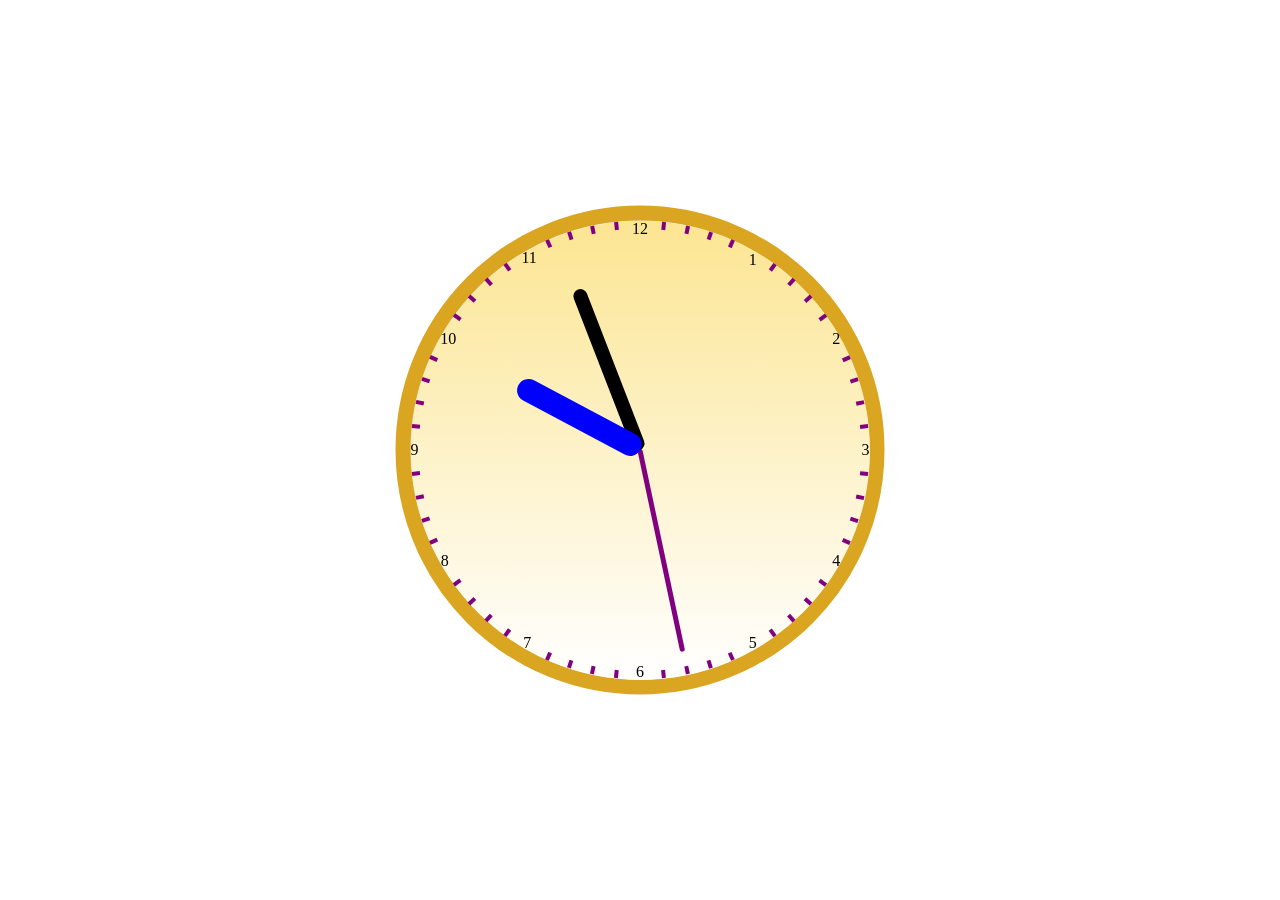
<file: public/index.html>
<!DOCTYPE html>
<html lang="en">
<head>
    <meta charset="UTF-8">
    <meta name="viewport" content="width=device-width, initial-scale=1.0">
    <link rel="shortcut icon" href="favicon.ico" type="image/x-icon">
    <link rel="stylesheet" href="reset.css">
    <link rel="stylesheet" href="style.css">
    <script src="script.js" defer></script>
    <title>Analog Clock</title>
</head>
<body>
    <header>
        <!-- <nav>
            <ul class="nav-list">
                <li class="nav-items item1">Menu</li>
                <ul class="sub-menu">
                    <li class="nav-items item2">Hour Hand</li>
                    <li class="nav-items item3">Minute Hand</li>
                    <li class="nav-items item4">Second Hand</li>
                </ul>
                
                
            </ul>
        </nav> -->

    </header>
    <main>
        <div class="outer-container">
            <div class="container">
                <div class="clock-face"></div>
                <div class="clock-center"></div>
                <div class="second-hand"></div>
                <div class="minute-hand"></div>
                <div class="hour-hand"></div>
                <div class="numbers number12">12</div>
                <div class="numbers number1">1</div>
                <div class="numbers number2">2</div>
                <div class="numbers number3">3</div>
                <div class="numbers number4">4</div>
                <div class="numbers number5">5</div>
                <div class="numbers number6">6</div>
                <div class="numbers number7">7</div>
                <div class="numbers number8">8</div>
                <div class="numbers number9">9</div>
                <div class="numbers number10">10</div>
                <div class="numbers number11">11</div>
            </div>
        </div>
       <div class="time"></div>
    </main>
</body>
</html>
</file>
<file: public/style.css>
:root {
    --container-width: 50vw;
    --clock-width: 100%;
    --clock-height: var(--clock-width);
    --second-hand: calc(var(--clock-width) * .01);
    --second-hand-length: calc(var(--clock-width) * .45);
    --hour-hand: calc(var(--clock-width) * .05);
    --hour-hand-length: calc(var(--clock-width) * .3);
    --minute-hand: calc(var(--clock-width) * .03);
    --minute-hand-length: calc(var(--clock-width) * .375);
    --dot: 2vw;
}

body {
    box-sizing: border-box;
}

.outer-container {
    position: relative;
    border: 15px solid goldenrod;
    border-radius: 50vw;
    width: calc(var(--container-width) * 1.02);
    height: calc(var(--container-width) * 1.02);
    top: 50vh;
    left: 50vw;
    transform: translate(-50%, -50%);
}
.container {
    position: absolute;    
    /* border: 1px solid blue; */
    width: var(--clock-width);
    height: var(--clock-height);
    top: 50%;
    left: 50%;
    /* top: calc(100vh/2);
    left:calc(100vw/2); */
    transform: translate(-50%, -50%);
}
.clock-face {
    position: absolute;
    width: calc(var(--clock-width)*1);
    height: calc(var(--clock-height)*1);
    
    /* padding: 3px; */
    /* border: 1px solid gold; */
    border-radius: calc(var(--clock-width) / 1);
    overflow: auto;
    
}

.clock-center {
  position: absolute;
    top: calc(var(--clock-width)/2);
    left: calc(var(--clock-width)/2);
    transform:translate(-50%, -50%);
    width: 5vw;
    height: 5vw;
    /* border: 1px solid red; */
    border-radius: 50vw;
    /* visibility: hidden; */
}


.hour-hand {
    position: absolute;
    top: calc(var(--clock-width)/2  - var(--hour-hand-length));
    left: calc(var(--clock-width)/2);
    
    transform-origin: center bottom;
    transform: translateX(-50%) rotate(0deg);
    width: var(--hour-hand);
    height: var(--hour-hand-length);
    background-color: blue;
    border-radius: 1vw;
}

.minute-hand {
    position: absolute;
    top: calc(var(--clock-width)/2 - var(--minute-hand-length));
    left: calc(var(--clock-width)/2);
    transform-origin: center bottom;
    transform: translateX(-50%) rotate(0deg);
    width: var(--minute-hand);
    height: var(--minute-hand-length);
    background-color: black;
    border-radius: 1vw;
}

.second-hand {
    position: absolute;
    top: calc(var(--clock-width)/2 - var(--second-hand-length));
    left: calc(var(--clock-width)/2);
    transform-origin: center bottom;
    transform: translateX(-50%) rotate(0deg);
    width: var(--second-hand);
    height: var(--second-hand-length);
    background-color: purple;
    border-radius: 1vw;
}

.numbers {
    font-size: 1em;
    /* border: 1px solid green; */
}

.number12 {
    position:absolute;
    top:0;
    left: calc(var(--clock-width)/2);
    transform-origin: center;
    transform: translate(-50%, 0);

}

.number3 {
    position:absolute;
    top:calc(var(--clock-width)/2);
    left: calc(var(--clock-width));
    transform-origin: center;
    transform: translate(-100%, -50%);

}
.number6 {
    position:absolute;
    top:calc(var(--clock-width));
    left: calc(var(--clock-width)/2);
    transform-origin: center;
    transform: translate(-50%, -100%);

}

.number9 {
    position:absolute;
    top:calc(var(--clock-width)/2);
    left: 0;
    transform-origin: center;
    transform: translate(0%, -50%);

}

.number1 {
    position:absolute;
    top:calc(var(--clock-width) * 0.1340/2);
    left: calc(var(--clock-width) * 1.5/2);
    transform-origin: center;
    transform: translate(-75%, 6.7%);
}

.number2 {
    position:absolute;
    top:calc(var(--clock-width) * 0.5/2);
    left: calc(var(--clock-width) * 1.87/2);
    transform-origin: center;
    transform: translate(-93.3%, -25%);

}

.number4 {
    position:absolute;
    top:calc(var(--clock-width) * 1.5/2);
    left: calc(var(--clock-width) * 1.87/2);
    transform-origin: center;
    transform: translate(-93.3%, -75%);
    
}

.number5 {
    position:absolute;
    top:calc(var(--clock-width) * 1.87/2);
    left: calc(var(--clock-width) * 1.5/2);
    transform-origin: center;
    transform: translate(-75%, -93.3%);

}

.number7 {
    position:absolute;
    top:calc(var(--clock-width) * 1.87/2);
    left: calc(var(--clock-width) * 0.5/2);
    transform-origin: center;
    transform: translate(-25%, -93.3%);

}

.number8 {
    position:absolute;
    top:calc(var(--clock-width) * 1.5/2);
    left: calc(var(--clock-width) * 0.134/2);
    transform-origin: center;
    transform: translate(-6.7%, -75%);

}

.number10 {
    position:absolute;
    top:calc(var(--clock-width) * 0.5/2);
    left: calc(var(--clock-width) * 0.134/2);
    transform-origin: center;
    transform: translate(-6.7%, -25%);

}

.number11 {
    position:absolute;
    top:calc(var(--clock-width) * 0.1340/2);
    left: calc(var(--clock-width) * 0.5/2);
    transform-origin: center;
    transform: translate(-25%, -6.7%);

}

.dot {
    position: relative;
    width: var(--dot);
    height: var(--dot);
    border: 1px solid black;
    background-color: black;
    border-radius: 2vw;
}

.tick-mark {
    position: relative;
}

@media screen and (orientation: landscape) {
    :root {
        --container-width: 50vh;
    }

    .clock-face {
        background-color: antiquewhite;
        background-image: linear-gradient(rgba(255, 217, 0, 0.322), white);
    }

    .outer-container {
        background-color: antiquewhite;
    }

    .numbers {
        font-size: 1em;
    }
}
</file>
